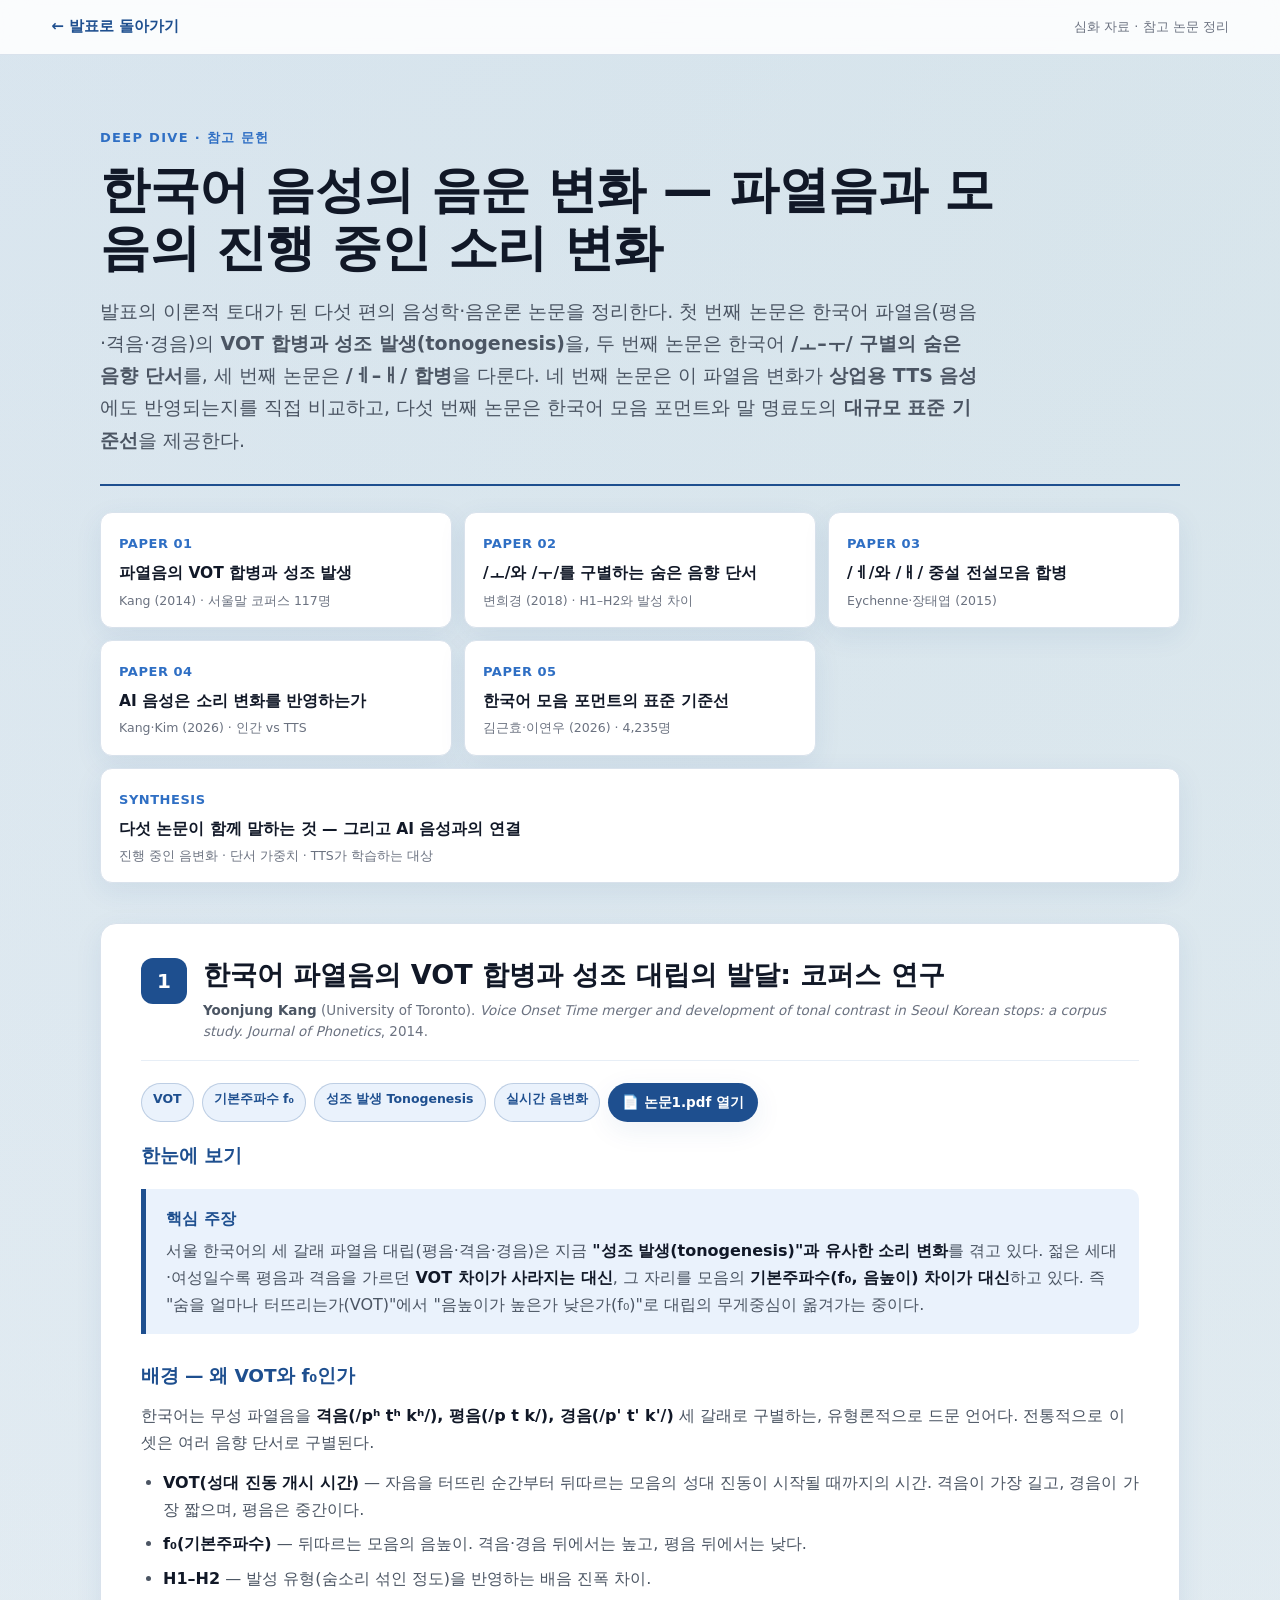
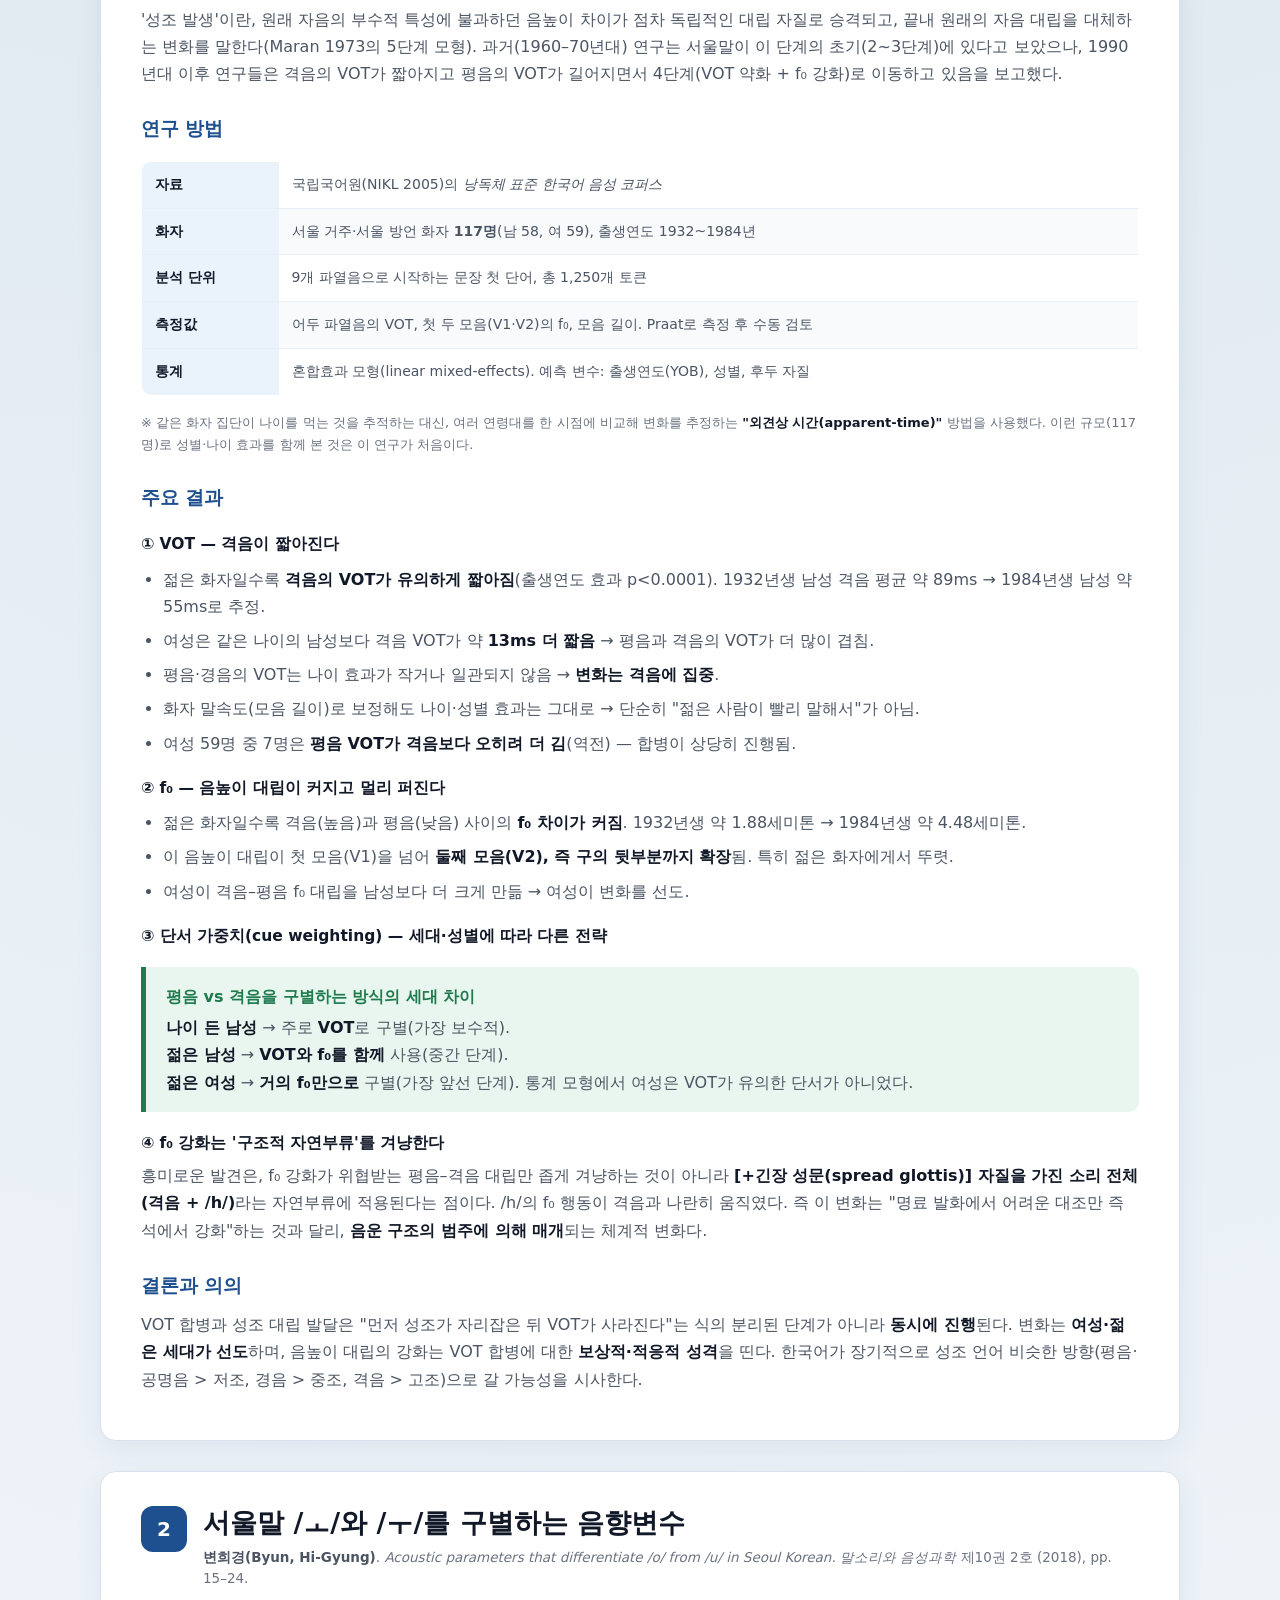
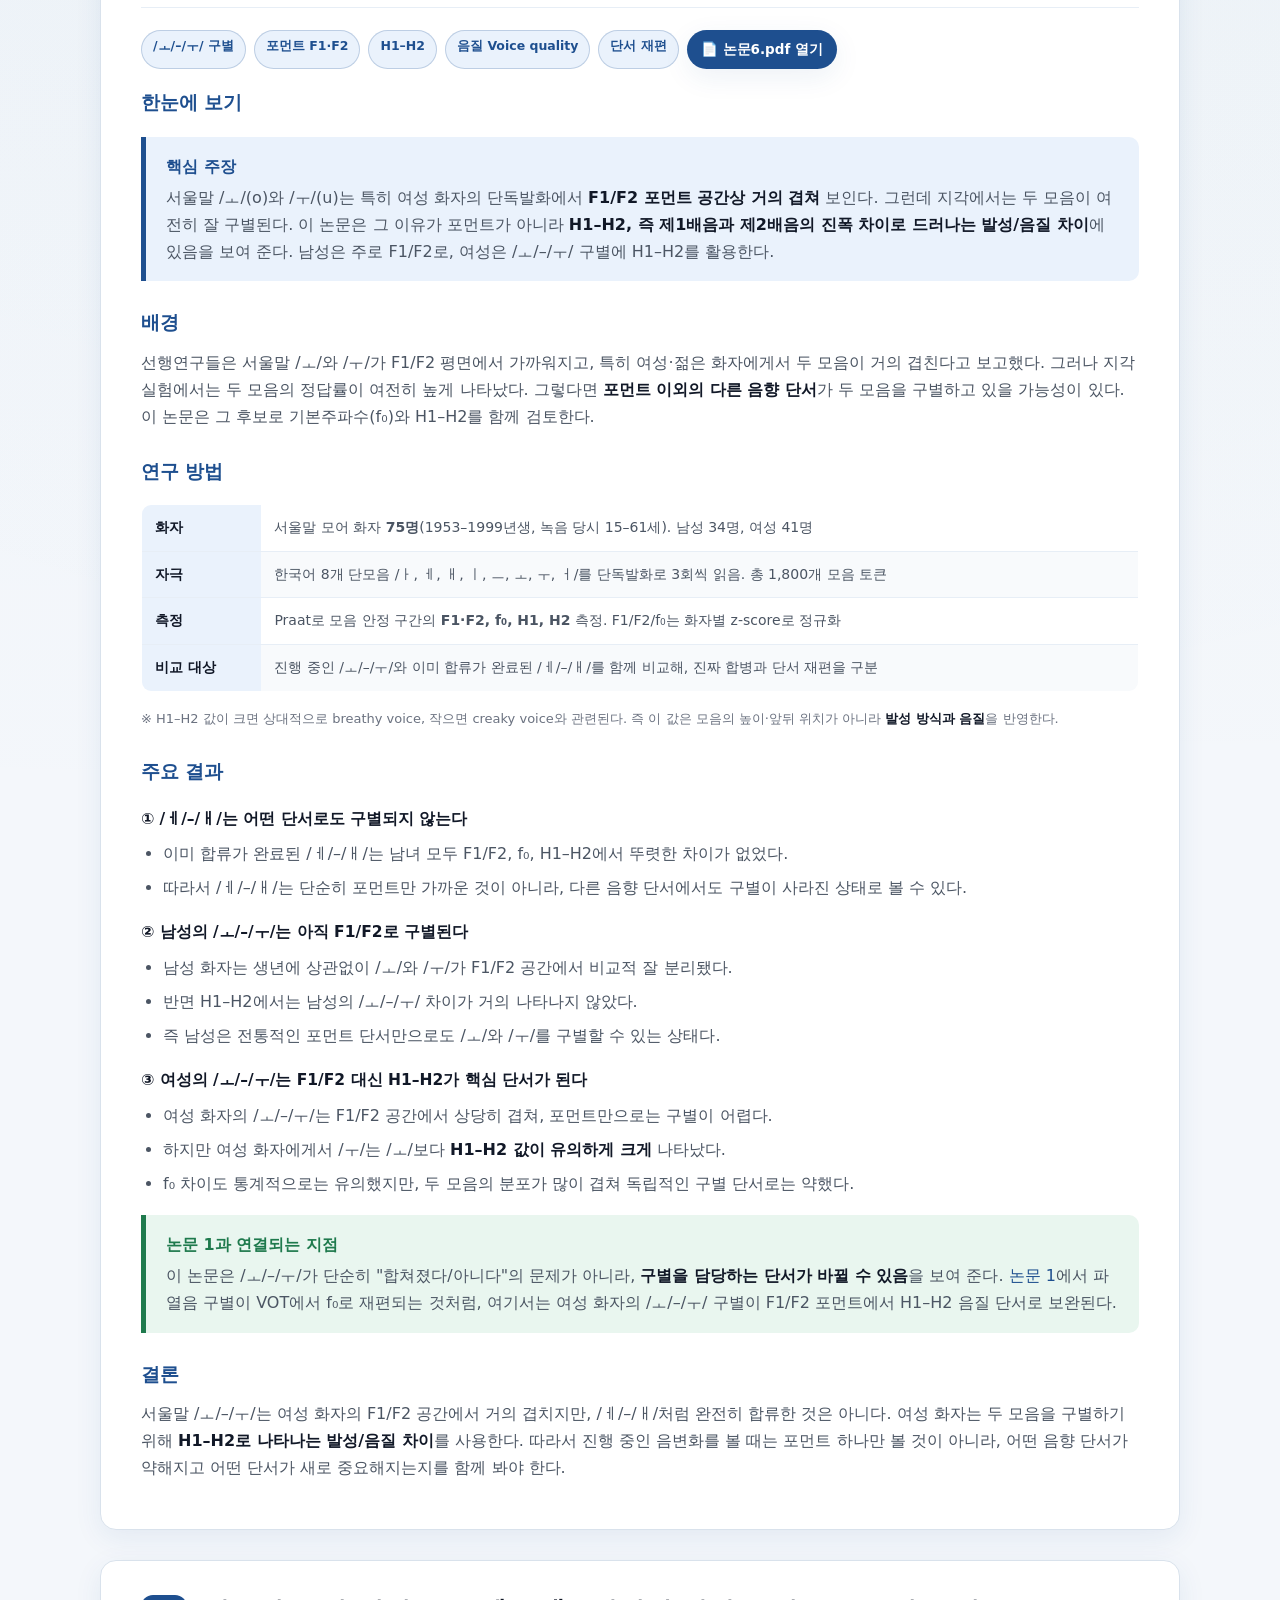
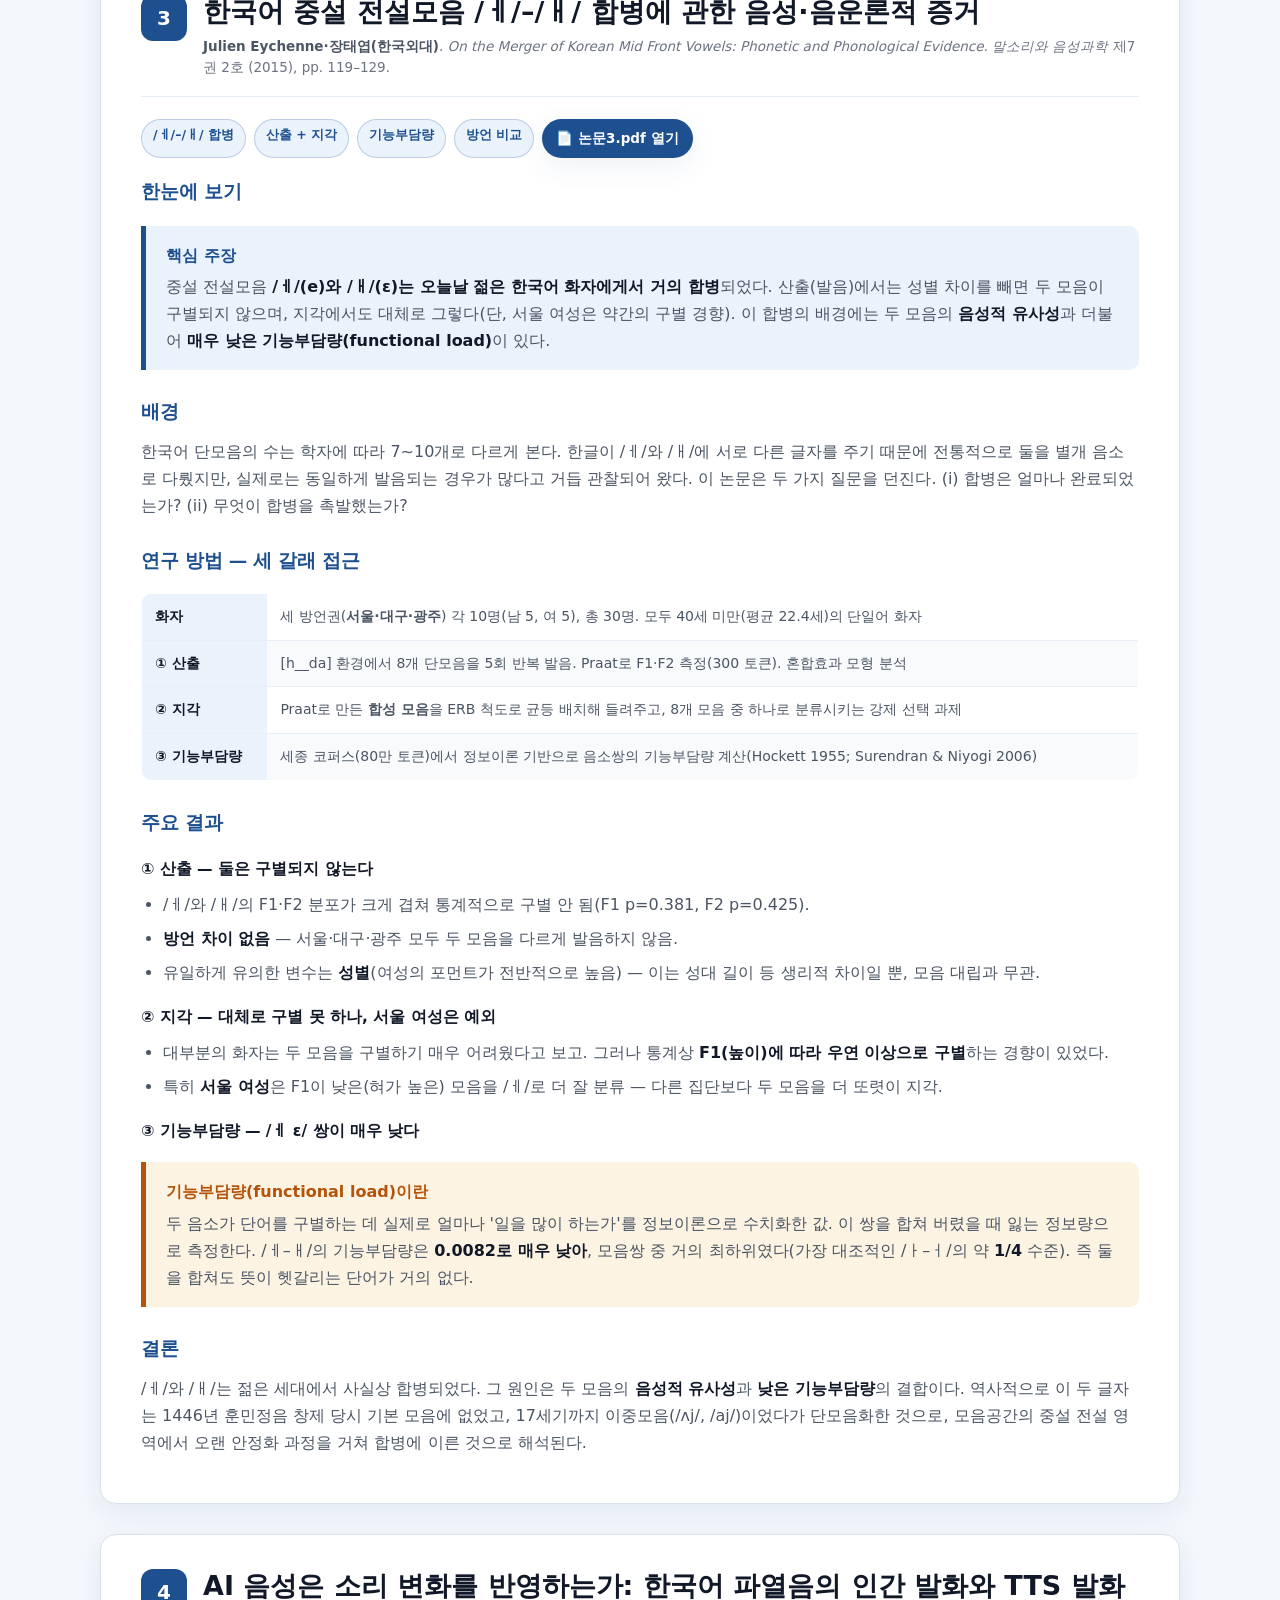
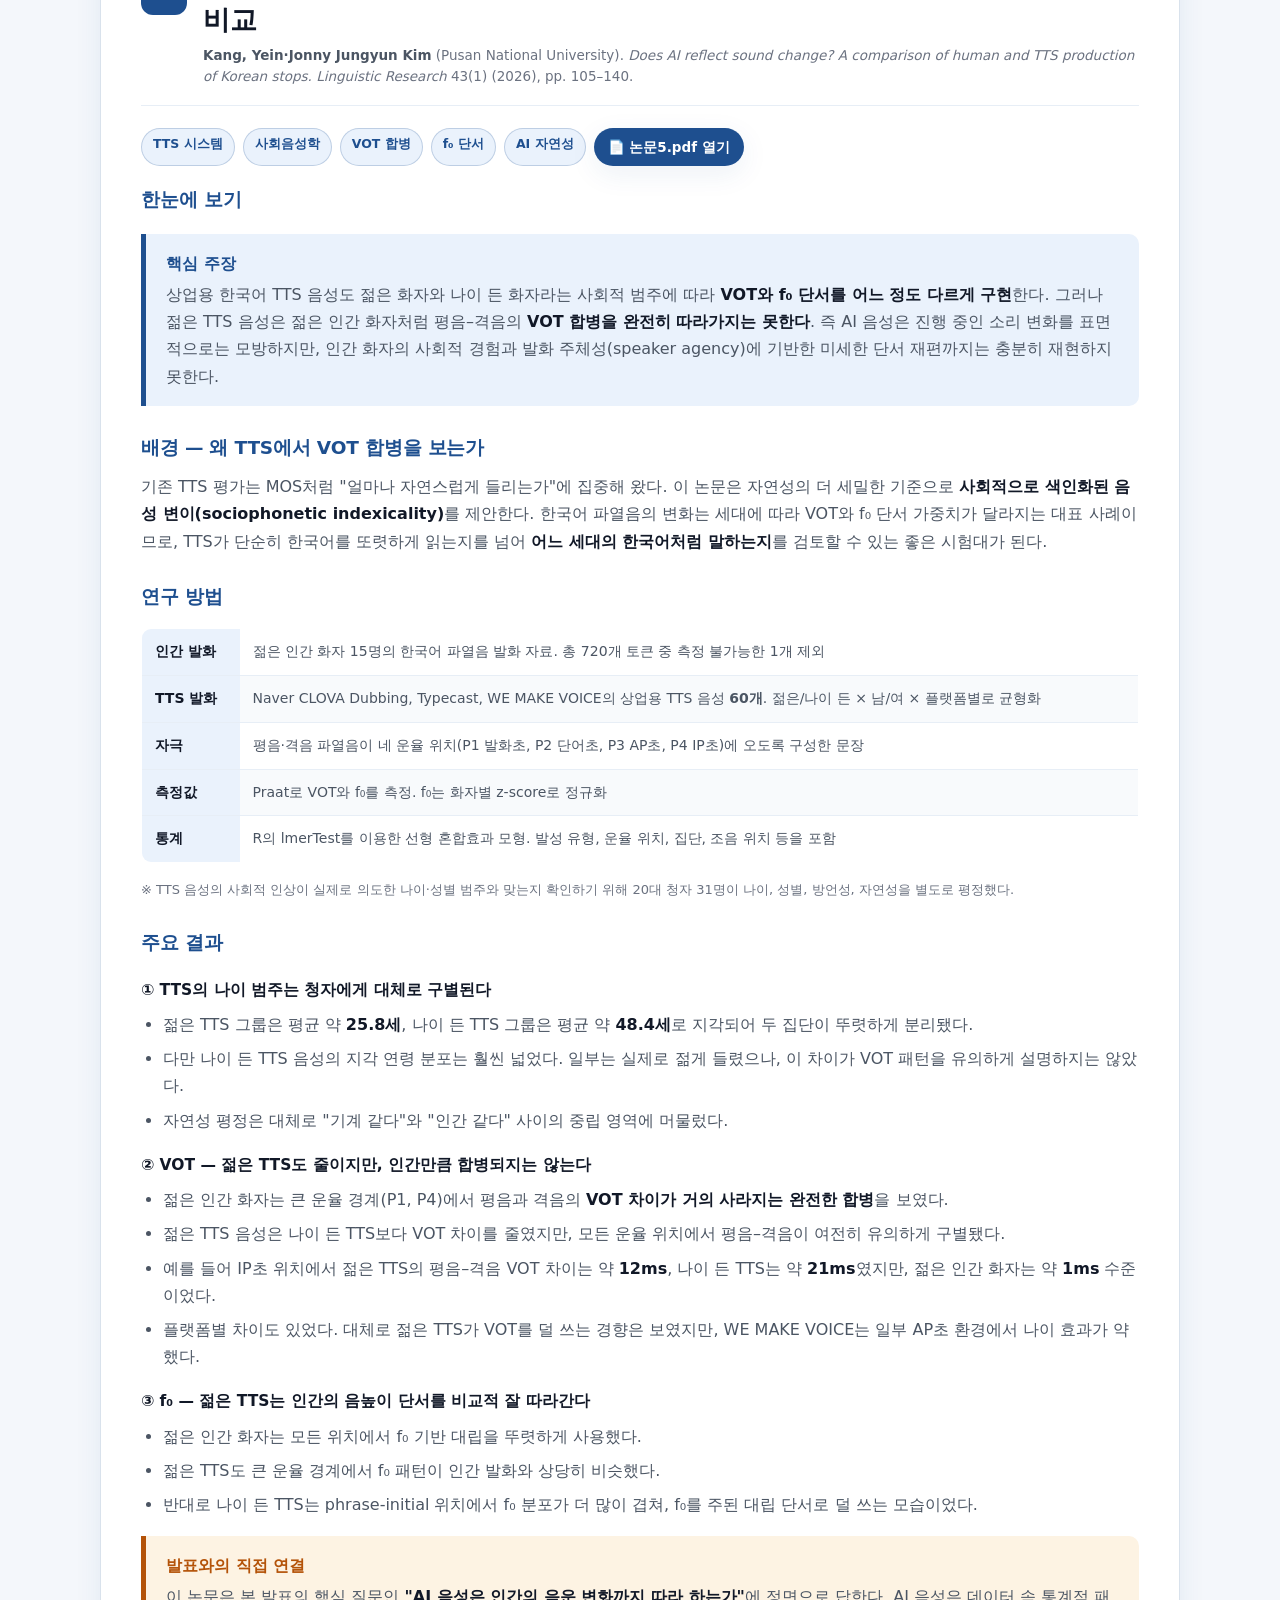
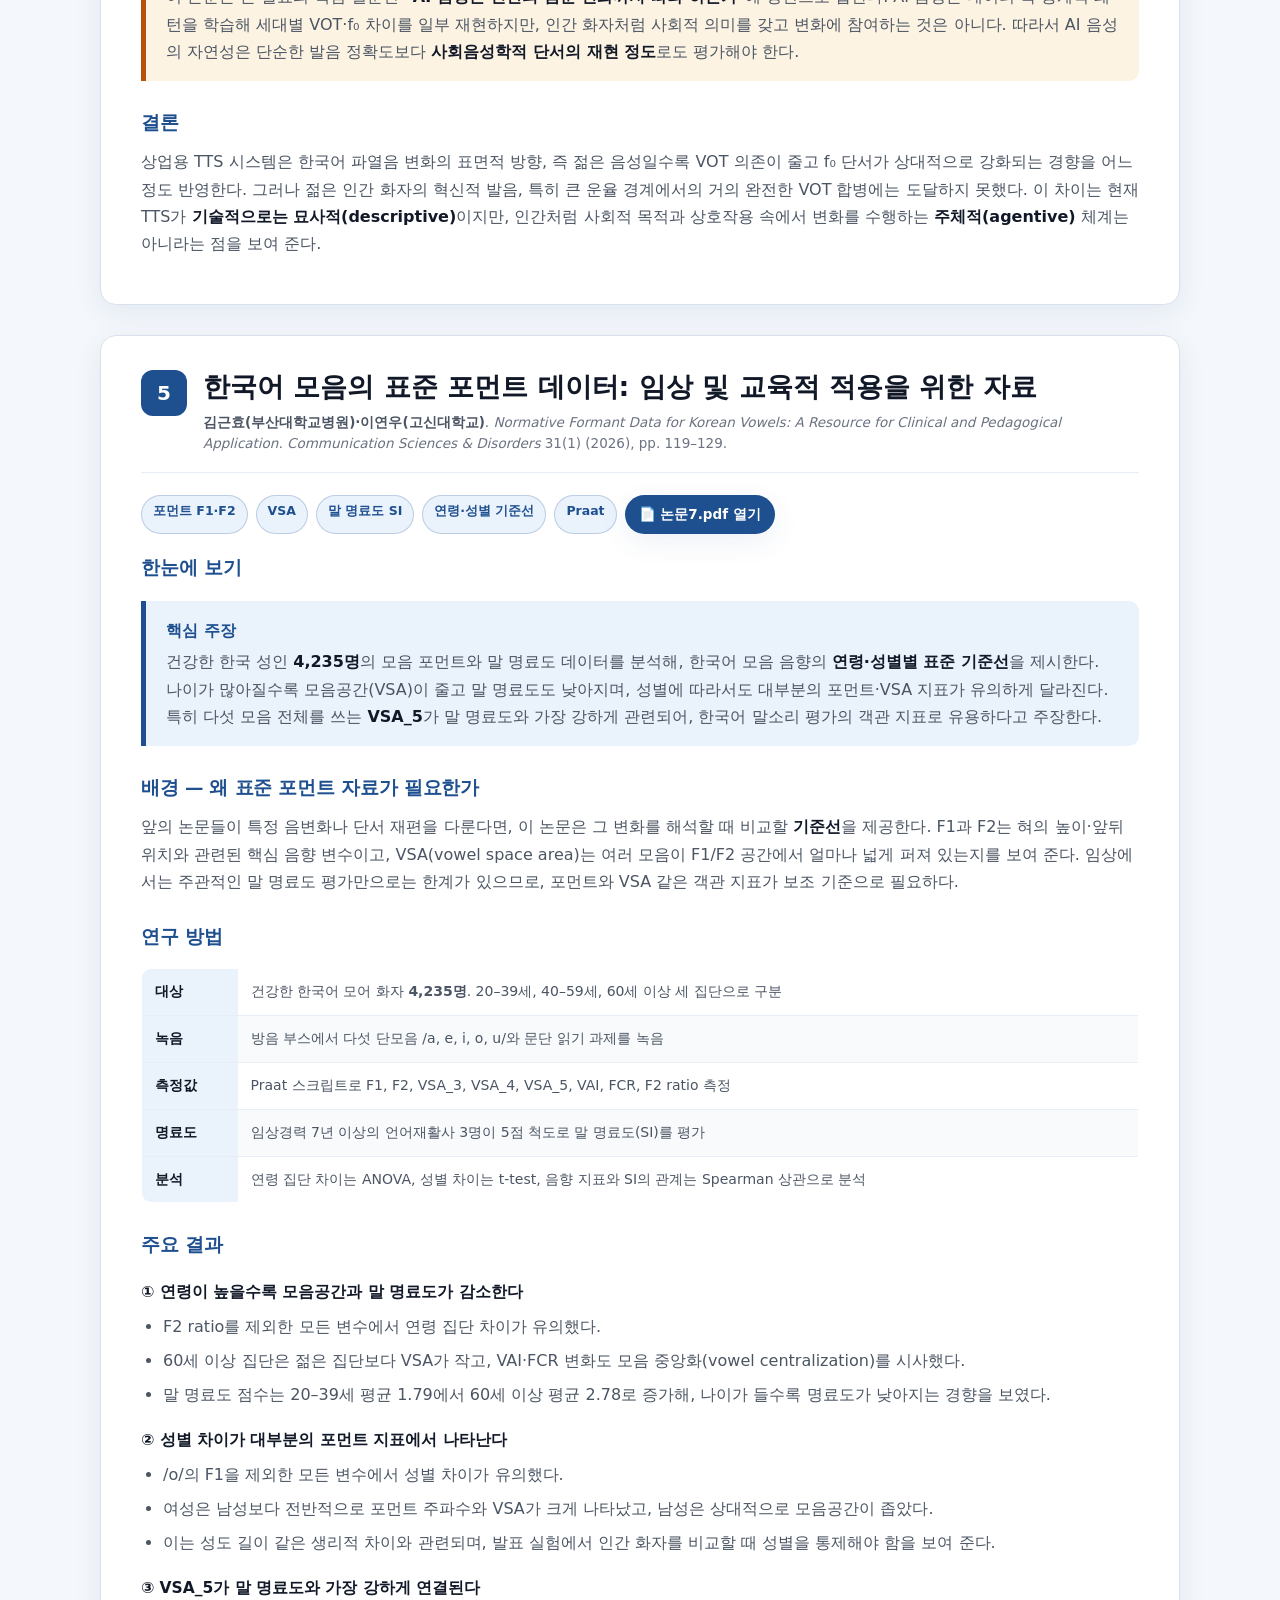
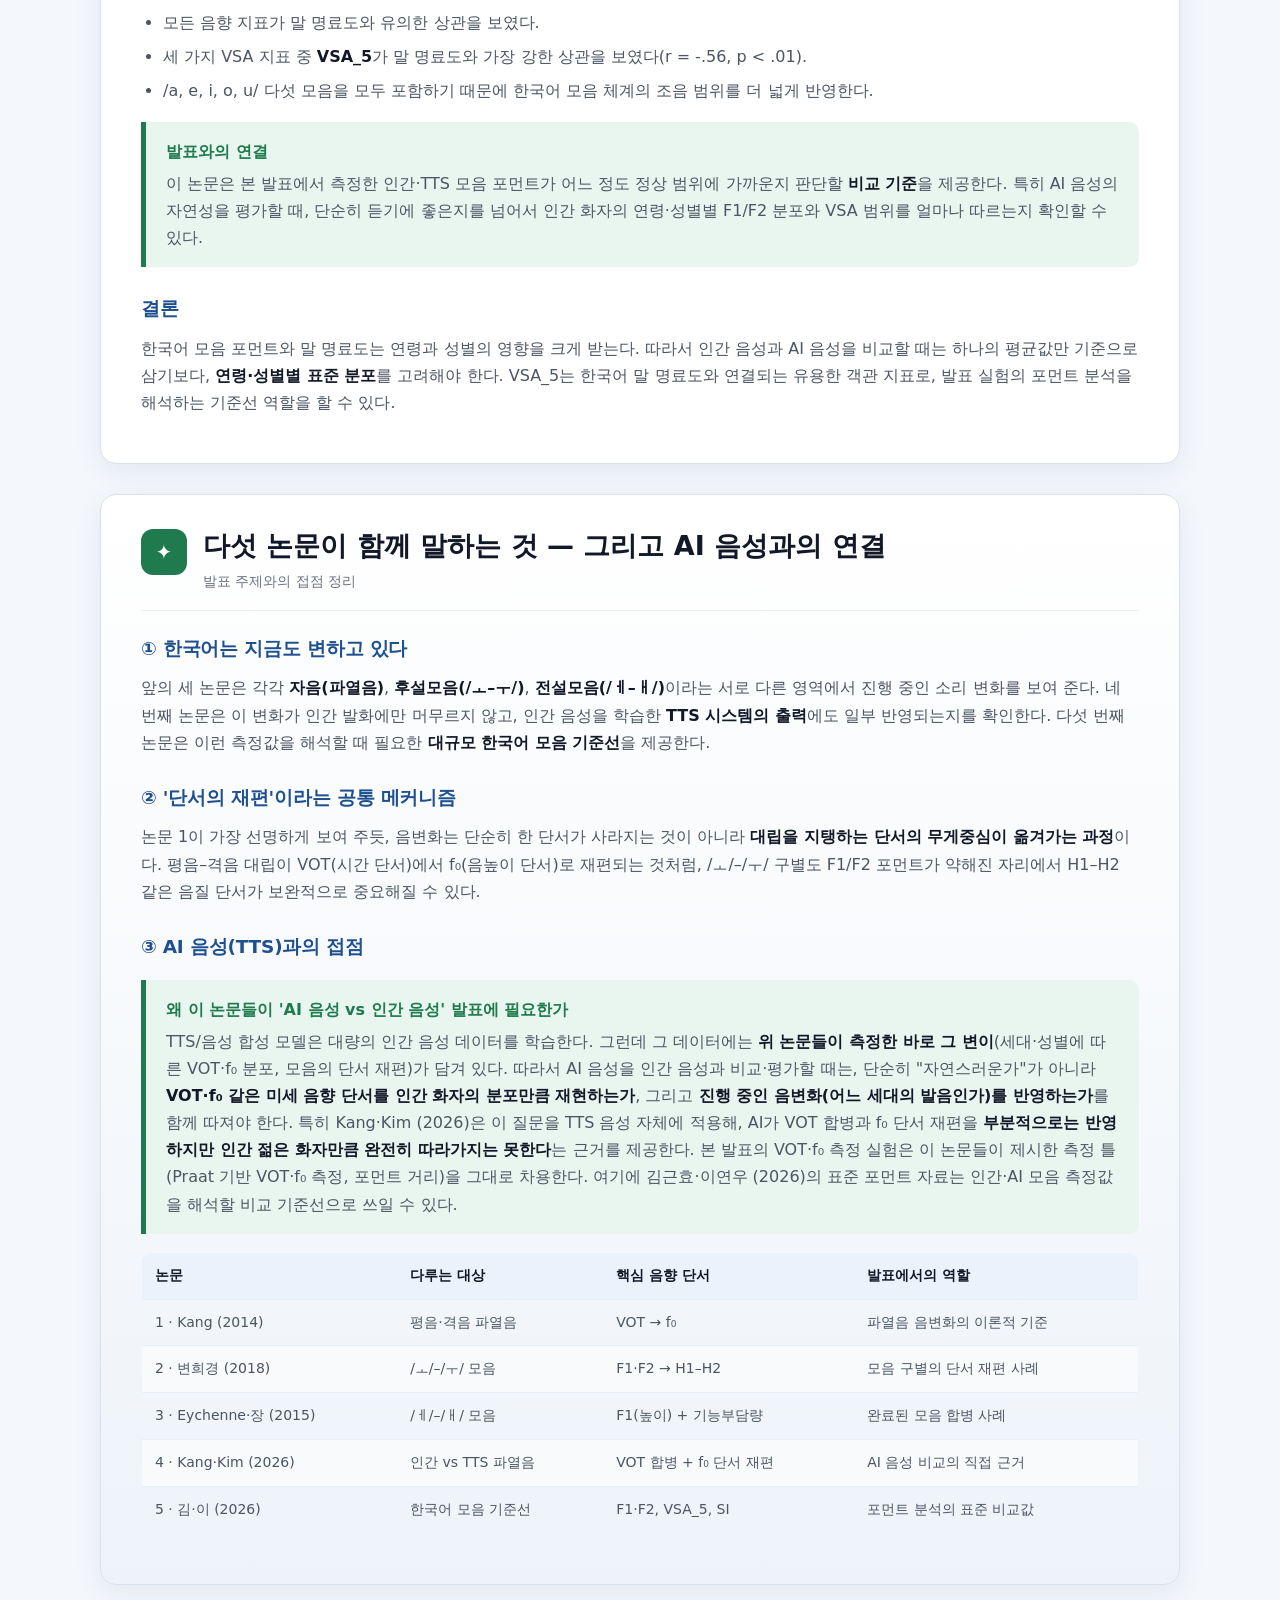
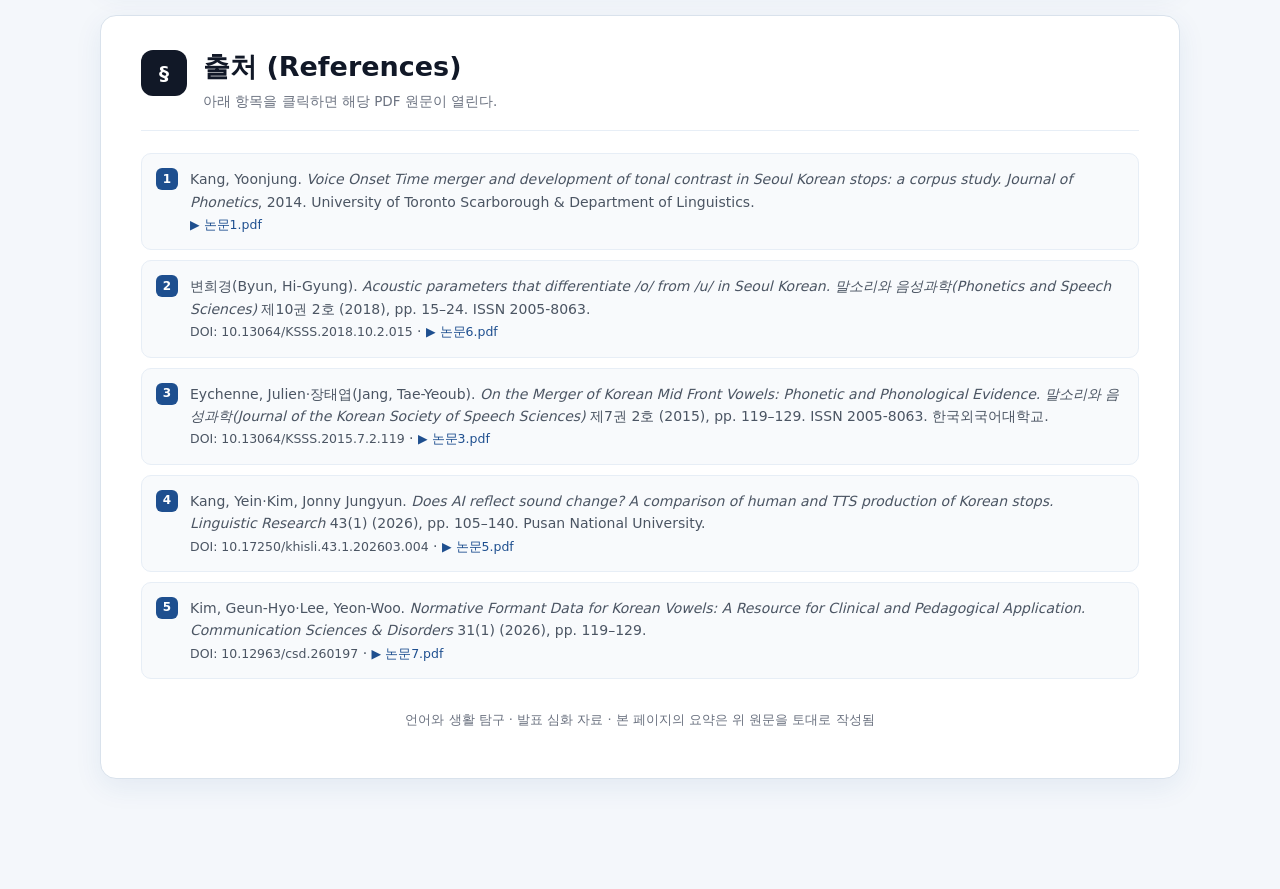
<file: deep-dive.html>
<!DOCTYPE html>
<html lang="ko">
<head>
  <meta charset="UTF-8">
  <meta name="viewport" content="width=device-width, initial-scale=1.0">
  <title>심화 자료 — 한국어 음성의 음운 변화 연구</title>
  <style>
    :root {
      --bg:        #f4f7fb;
      --bg-2:      #eef3f9;
      --panel:     #ffffff;
      --panel-2:   #f8fafc;
      --line:      #d9e2ec;
      --line-soft: #e7eef6;
      --ink:       #111827;
      --muted:     #4b5563;
      --soft:      #6b7280;
      --accent:    #1e4f8f;
      --accent-2:  #2f6fc4;
      --accent-bg: #eaf2fc;
      --red:       #b42318;
      --green:     #1f7a4d;
      --amber:     #b45309;
      --radius: 12px;
      --shadow: 0 8px 28px rgba(30, 79, 143, 0.08);
      --shadow-lg: 0 14px 44px rgba(30, 79, 143, 0.12);
      font-family: "IBM Plex Sans KR", "Apple SD Gothic Neo", "Noto Sans KR", system-ui, sans-serif;
    }

    * { box-sizing: border-box; }
    html { scroll-behavior: smooth; }
    body {
      margin: 0;
      color: var(--ink);
      background:
        radial-gradient(circle at 12% -4%, rgba(47, 111, 196, 0.10), transparent 36%),
        radial-gradient(circle at 92% 2%, rgba(31, 122, 77, 0.07), transparent 32%),
        var(--bg);
      line-height: 1.7;
      -webkit-font-smoothing: antialiased;
    }

    a { color: var(--accent); text-decoration: none; }
    a:hover { text-decoration: underline; }

    .topbar {
      position: sticky;
      top: 0;
      z-index: 10;
      display: flex;
      justify-content: space-between;
      gap: 16px;
      align-items: center;
      padding: 14px clamp(18px, 4vw, 56px);
      background: rgba(255, 255, 255, 0.86);
      backdrop-filter: blur(14px);
      border-bottom: 1px solid var(--line);
    }

    .back-link {
      display: inline-flex;
      align-items: center;
      gap: 8px;
      color: var(--accent);
      font-size: 15px;
      font-weight: 700;
    }

    .top-note { color: var(--soft); font-size: 13px; text-align: right; }

    main {
      width: min(1080px, calc(100% - 40px));
      margin: 0 auto;
      padding: 48px 0 80px;
    }

    .hero {
      padding: 24px 0 28px;
      border-bottom: 2px solid var(--accent);
      margin-bottom: 14px;
    }

    .eyebrow {
      color: var(--accent-2);
      font-size: 13px;
      font-weight: 800;
      letter-spacing: 0.1em;
      text-transform: uppercase;
      margin-bottom: 12px;
    }

    h1 {
      margin: 0;
      max-width: 940px;
      font-size: clamp(30px, 4.4vw, 50px);
      line-height: 1.16;
      letter-spacing: -0.01em;
      color: var(--ink);
    }

    .lead {
      max-width: 880px;
      margin: 18px 0 0;
      color: var(--muted);
      font-size: clamp(16px, 1.8vw, 19px);
    }

    /* ---- Table of contents ---- */
    .toc {
      display: grid;
      grid-template-columns: repeat(3, 1fr);
      gap: 12px;
      margin: 26px 0 40px;
    }
    .toc a {
      display: block;
      padding: 16px 18px;
      background: var(--panel);
      border: 1px solid var(--line);
      border-radius: var(--radius);
      box-shadow: var(--shadow);
      transition: transform .12s ease, box-shadow .12s ease;
    }
    .toc a:hover { transform: translateY(-2px); box-shadow: var(--shadow-lg); text-decoration: none; }
    .toc .toc-num { color: var(--accent-2); font-weight: 800; font-size: 13px; letter-spacing: .04em; }
    .toc .toc-title { display: block; color: var(--ink); font-weight: 700; margin-top: 4px; font-size: 15.5px; }
    .toc .toc-sub { display: block; color: var(--soft); font-size: 12.5px; margin-top: 3px; }

    /* ---- Paper section ---- */
    .paper {
      background: var(--panel);
      border: 1px solid var(--line);
      border-radius: 16px;
      box-shadow: var(--shadow);
      padding: 34px clamp(22px, 3.4vw, 40px);
      margin: 0 0 30px;
      scroll-margin-top: 80px;
    }

    .paper-head {
      display: flex;
      align-items: flex-start;
      gap: 16px;
      padding-bottom: 18px;
      border-bottom: 1px solid var(--line-soft);
      margin-bottom: 22px;
    }
    .paper-badge {
      flex: 0 0 auto;
      width: 46px; height: 46px;
      display: grid; place-items: center;
      background: var(--accent); color: #fff;
      border-radius: 12px;
      font-weight: 800; font-size: 20px;
    }
    .paper-head h2 { margin: 0; font-size: clamp(20px, 2.4vw, 27px); line-height: 1.25; color: var(--ink); }
    .paper-head .cite {
      margin: 8px 0 0; color: var(--soft); font-size: 13.5px; line-height: 1.55;
    }
    .paper-head .cite .au { color: var(--muted); font-weight: 600; }

    .meta-row {
      display: flex; flex-wrap: wrap; gap: 8px;
      margin: 16px 0 4px;
    }
    .tag {
      display: inline-block;
      padding: 4px 11px;
      border: 1px solid rgba(30, 79, 143, 0.22);
      background: var(--accent-bg);
      border-radius: 999px;
      color: var(--accent);
      font-size: 12.5px;
      font-weight: 700;
    }
    .file-link {
      display: inline-flex; align-items: center; gap: 7px;
      padding: 8px 14px;
      background: var(--accent);
      color: #fff !important;
      border-radius: 999px;
      font-size: 13.5px; font-weight: 700;
      box-shadow: var(--shadow);
    }
    .file-link:hover { background: var(--accent-2); text-decoration: none; }

    h3 {
      margin: 26px 0 10px;
      font-size: 18.5px;
      color: var(--accent);
      letter-spacing: -0.01em;
    }
    h3:first-of-type { margin-top: 18px; }
    h4 { margin: 18px 0 6px; font-size: 15.5px; color: var(--ink); }

    p { margin: 0 0 13px; color: var(--muted); }
    .paper p strong, li strong { color: var(--ink); }

    ul, ol { margin: 8px 0 14px; padding-left: 22px; color: var(--muted); }
    li { margin: 7px 0; }

    .callout {
      margin: 18px 0;
      padding: 16px 20px;
      background: var(--accent-bg);
      border-left: 5px solid var(--accent);
      border-radius: 0 10px 10px 0;
      color: var(--ink);
    }
    .callout.green { background: #e9f6ef; border-left-color: var(--green); }
    .callout.amber { background: #fdf3e3; border-left-color: var(--amber); }
    .callout .ttl { font-weight: 800; display: block; margin-bottom: 4px; color: var(--accent); }
    .callout.green .ttl { color: var(--green); }
    .callout.amber .ttl { color: var(--amber); }
    .callout p:last-child { margin-bottom: 0; }

    table {
      width: 100%;
      border-collapse: collapse;
      overflow: hidden;
      border-radius: 10px;
      border: 1px solid var(--line);
      margin: 16px 0;
      font-size: 14px;
    }
    th, td {
      padding: 11px 13px;
      border-bottom: 1px solid var(--line-soft);
      vertical-align: top;
      text-align: left;
    }
    th { color: var(--ink); background: var(--accent-bg); font-weight: 700; }
    tr:last-child td { border-bottom: 0; }
    td { color: var(--muted); }
    tbody tr:nth-child(even) td { background: var(--panel-2); }

    .ipa { font-style: normal; }

    /* ---- Synthesis ---- */
    .synth { background: linear-gradient(180deg, #ffffff, var(--bg-2)); }

    /* ---- References ---- */
    .refs { counter-reset: ref; }
    .refs ol { list-style: none; padding-left: 0; }
    .refs li {
      position: relative;
      padding: 14px 16px 14px 48px;
      border: 1px solid var(--line-soft);
      border-radius: 10px;
      margin-bottom: 10px;
      background: var(--panel-2);
      color: var(--muted);
      font-size: 14px;
      line-height: 1.6;
    }
    .refs li::before {
      counter-increment: ref;
      content: counter(ref);
      position: absolute; left: 14px; top: 14px;
      width: 22px; height: 22px;
      display: grid; place-items: center;
      background: var(--accent); color: #fff;
      border-radius: 6px; font-size: 12px; font-weight: 800;
    }
    .refs .doi { font-size: 12.5px; }

    .footer-note { color: var(--soft); font-size: 13px; text-align: center; margin-top: 30px; }

    @media (max-width: 820px) {
      .topbar { align-items: flex-start; flex-direction: column; }
      .top-note { text-align: left; }
      .toc { grid-template-columns: 1fr; }
      th { white-space: normal; }
    }
  </style>
</head>
<body>
  <header class="topbar">
    <a class="back-link" href="index.html#1">← 발표로 돌아가기</a>
    <div class="top-note">심화 자료 · 참고 논문 정리</div>
  </header>

  <main>
    <section class="hero">
      <div class="eyebrow">Deep Dive · 참고 문헌</div>
      <h1>한국어 음성의 음운 변화 — 파열음과 모음의 진행 중인 소리 변화</h1>
      <p class="lead">
        발표의 이론적 토대가 된 다섯 편의 음성학·음운론 논문을 정리한다. 첫 번째 논문은
        한국어 파열음(평음·격음·경음)의 <strong>VOT 합병과 성조 발생(tonogenesis)</strong>을,
        두 번째 논문은 한국어 <strong>/ㅗ–ㅜ/ 구별의 숨은 음향 단서</strong>를,
        세 번째 논문은 <strong>/ㅔ–ㅐ/ 합병</strong>을 다룬다. 네 번째 논문은 이 파열음 변화가
        <strong>상업용 TTS 음성</strong>에도 반영되는지를 직접 비교하고, 다섯 번째 논문은 한국어 모음
        포먼트와 말 명료도의 <strong>대규모 표준 기준선</strong>을 제공한다.
      </p>
    </section>

    <nav class="toc">
      <a href="#p1">
        <span class="toc-num">PAPER 01</span>
        <span class="toc-title">파열음의 VOT 합병과 성조 발생</span>
        <span class="toc-sub">Kang (2014) · 서울말 코퍼스 117명</span>
      </a>
      <a href="#p2">
        <span class="toc-num">PAPER 02</span>
        <span class="toc-title">/ㅗ/와 /ㅜ/를 구별하는 숨은 음향 단서</span>
        <span class="toc-sub">변희경 (2018) · H1–H2와 발성 차이</span>
      </a>
      <a href="#p3">
        <span class="toc-num">PAPER 03</span>
        <span class="toc-title">/ㅔ/와 /ㅐ/ 중설 전설모음 합병</span>
        <span class="toc-sub">Eychenne·장태엽 (2015)</span>
      </a>
      <a href="#p4">
        <span class="toc-num">PAPER 04</span>
        <span class="toc-title">AI 음성은 소리 변화를 반영하는가</span>
        <span class="toc-sub">Kang·Kim (2026) · 인간 vs TTS</span>
      </a>
      <a href="#p5">
        <span class="toc-num">PAPER 05</span>
        <span class="toc-title">한국어 모음 포먼트의 표준 기준선</span>
        <span class="toc-sub">김근효·이연우 (2026) · 4,235명</span>
      </a>
      <a href="#synthesis" style="grid-column:1/-1;">
        <span class="toc-num">SYNTHESIS</span>
        <span class="toc-title">다섯 논문이 함께 말하는 것 — 그리고 AI 음성과의 연결</span>
        <span class="toc-sub">진행 중인 음변화 · 단서 가중치 · TTS가 학습하는 대상</span>
      </a>
    </nav>

    <!-- ============ PAPER 1 ============ -->
    <section class="paper" id="p1">
      <div class="paper-head">
        <div class="paper-badge">1</div>
        <div>
          <h2>한국어 파열음의 VOT 합병과 성조 대립의 발달: 코퍼스 연구</h2>
          <p class="cite">
            <span class="au">Yoonjung Kang</span> (University of Toronto).
            <em>Voice Onset Time merger and development of tonal contrast in Seoul Korean stops: a corpus study.</em>
            <em>Journal of Phonetics</em>, 2014.
          </p>
        </div>
      </div>

      <div class="meta-row">
        <span class="tag">VOT</span>
        <span class="tag">기본주파수 f₀</span>
        <span class="tag">성조 발생 Tonogenesis</span>
        <span class="tag">실시간 음변화</span>
        <a class="file-link" href="논문1.pdf" target="_blank">📄 논문1.pdf 열기</a>
      </div>

      <h3>한눈에 보기</h3>
      <div class="callout">
        <span class="ttl">핵심 주장</span>
        <p>
          서울 한국어의 세 갈래 파열음 대립(평음·격음·경음)은 지금
          <strong>"성조 발생(tonogenesis)"과 유사한 소리 변화</strong>를 겪고 있다.
          젊은 세대·여성일수록 평음과 격음을 가르던 <strong>VOT 차이가 사라지는 대신</strong>,
          그 자리를 모음의 <strong>기본주파수(f₀, 음높이) 차이가 대신</strong>하고 있다.
          즉 "숨을 얼마나 터뜨리는가(VOT)"에서 "음높이가 높은가 낮은가(f₀)"로
          대립의 무게중심이 옮겨가는 중이다.
        </p>
      </div>

      <h3>배경 — 왜 VOT와 f₀인가</h3>
      <p>
        한국어는 무성 파열음을 <strong>격음(/pʰ tʰ kʰ/), 평음(/p t k/), 경음(/p' t' k'/)</strong>
        세 갈래로 구별하는, 유형론적으로 드문 언어다. 전통적으로 이 셋은 여러 음향 단서로 구별된다.
      </p>
      <ul>
        <li><strong>VOT(성대 진동 개시 시간)</strong> — 자음을 터뜨린 순간부터 뒤따르는 모음의 성대 진동이 시작될 때까지의 시간. 격음이 가장 길고, 경음이 가장 짧으며, 평음은 중간이다.</li>
        <li><strong>f₀(기본주파수)</strong> — 뒤따르는 모음의 음높이. 격음·경음 뒤에서는 높고, 평음 뒤에서는 낮다.</li>
        <li><strong>H1–H2</strong> — 발성 유형(숨소리 섞인 정도)을 반영하는 배음 진폭 차이.</li>
      </ul>
      <p>
        '성조 발생'이란, 원래 자음의 부수적 특성에 불과하던 음높이 차이가 점차 독립적인 대립 자질로
        승격되고, 끝내 원래의 자음 대립을 대체하는 변화를 말한다(Maran 1973의 5단계 모형).
        과거(1960–70년대) 연구는 서울말이 이 단계의 초기(2~3단계)에 있다고 보았으나, 1990년대 이후
        연구들은 격음의 VOT가 짧아지고 평음의 VOT가 길어지면서 4단계(VOT 약화 + f₀ 강화)로
        이동하고 있음을 보고했다.
      </p>

      <h3>연구 방법</h3>
      <table>
        <tbody>
          <tr><th>자료</th><td>국립국어원(NIKL 2005)의 <em>낭독체 표준 한국어 음성 코퍼스</em></td></tr>
          <tr><th>화자</th><td>서울 거주·서울 방언 화자 <strong>117명</strong>(남 58, 여 59), 출생연도 1932~1984년</td></tr>
          <tr><th>분석 단위</th><td>9개 파열음으로 시작하는 문장 첫 단어, 총 1,250개 토큰</td></tr>
          <tr><th>측정값</th><td>어두 파열음의 VOT, 첫 두 모음(V1·V2)의 f₀, 모음 길이. Praat로 측정 후 수동 검토</td></tr>
          <tr><th>통계</th><td>혼합효과 모형(linear mixed-effects). 예측 변수: 출생연도(YOB), 성별, 후두 자질</td></tr>
        </tbody>
      </table>
      <p class="cite" style="color:var(--soft);font-size:13px;">
        ※ 같은 화자 집단이 나이를 먹는 것을 추적하는 대신, 여러 연령대를 한 시점에 비교해 변화를
        추정하는 <strong>"외견상 시간(apparent-time)"</strong> 방법을 사용했다. 이런 규모(117명)로
        성별·나이 효과를 함께 본 것은 이 연구가 처음이다.
      </p>

      <h3>주요 결과</h3>
      <h4>① VOT — 격음이 짧아진다</h4>
      <ul>
        <li>젊은 화자일수록 <strong>격음의 VOT가 유의하게 짧아짐</strong>(출생연도 효과 p&lt;0.0001). 1932년생 남성 격음 평균 약 89ms → 1984년생 남성 약 55ms로 추정.</li>
        <li>여성은 같은 나이의 남성보다 격음 VOT가 약 <strong>13ms 더 짧음</strong> → 평음과 격음의 VOT가 더 많이 겹침.</li>
        <li>평음·경음의 VOT는 나이 효과가 작거나 일관되지 않음 → <strong>변화는 격음에 집중</strong>.</li>
        <li>화자 말속도(모음 길이)로 보정해도 나이·성별 효과는 그대로 → 단순히 "젊은 사람이 빨리 말해서"가 아님.</li>
        <li>여성 59명 중 7명은 <strong>평음 VOT가 격음보다 오히려 더 김</strong>(역전) — 합병이 상당히 진행됨.</li>
      </ul>

      <h4>② f₀ — 음높이 대립이 커지고 멀리 퍼진다</h4>
      <ul>
        <li>젊은 화자일수록 격음(높음)과 평음(낮음) 사이의 <strong>f₀ 차이가 커짐</strong>. 1932년생 약 1.88세미톤 → 1984년생 약 4.48세미톤.</li>
        <li>이 음높이 대립이 첫 모음(V1)을 넘어 <strong>둘째 모음(V2), 즉 구의 뒷부분까지 확장</strong>됨. 특히 젊은 화자에게서 뚜렷.</li>
        <li>여성이 격음–평음 f₀ 대립을 남성보다 더 크게 만듦 → 여성이 변화를 선도.</li>
      </ul>

      <h4>③ 단서 가중치(cue weighting) — 세대·성별에 따라 다른 전략</h4>
      <div class="callout green">
        <span class="ttl">평음 vs 격음을 구별하는 방식의 세대 차이</span>
        <p>
          <strong>나이 든 남성</strong> → 주로 <strong>VOT</strong>로 구별(가장 보수적).<br>
          <strong>젊은 남성</strong> → <strong>VOT와 f₀를 함께</strong> 사용(중간 단계).<br>
          <strong>젊은 여성</strong> → <strong>거의 f₀만으로</strong> 구별(가장 앞선 단계). 통계 모형에서 여성은 VOT가
          유의한 단서가 아니었다.
        </p>
      </div>

      <h4>④ f₀ 강화는 '구조적 자연부류'를 겨냥한다</h4>
      <p>
        흥미로운 발견은, f₀ 강화가 위협받는 평음–격음 대립만 좁게 겨냥하는 것이 아니라
        <strong>[+긴장 성문(spread glottis)] 자질을 가진 소리 전체(격음 + /h/)</strong>라는
        자연부류에 적용된다는 점이다. /h/의 f₀ 행동이 격음과 나란히 움직였다. 즉 이 변화는
        "명료 발화에서 어려운 대조만 즉석에서 강화"하는 것과 달리, <strong>음운 구조의 범주에 의해
        매개</strong>되는 체계적 변화다.
      </p>

      <h3>결론과 의의</h3>
      <p>
        VOT 합병과 성조 대립 발달은 "먼저 성조가 자리잡은 뒤 VOT가 사라진다"는 식의 분리된 단계가
        아니라 <strong>동시에 진행</strong>된다. 변화는 <strong>여성·젊은 세대가 선도</strong>하며, 음높이 대립의
        강화는 VOT 합병에 대한 <strong>보상적·적응적 성격</strong>을 띤다. 한국어가 장기적으로
        성조 언어 비슷한 방향(평음·공명음 &gt; 저조, 경음 &gt; 중조, 격음 &gt; 고조)으로 갈 가능성을 시사한다.
      </p>
    </section>

    <!-- ============ PAPER 2 ============ -->
    <section class="paper" id="p2">
      <div class="paper-head">
        <div class="paper-badge">2</div>
        <div>
          <h2>서울말 /ㅗ/와 /ㅜ/를 구별하는 음향변수</h2>
          <p class="cite">
            <span class="au">변희경(Byun, Hi-Gyung)</span>.
            <em>Acoustic parameters that differentiate /o/ from /u/ in Seoul Korean.</em>
            <em>말소리와 음성과학</em> 제10권 2호 (2018), pp. 15–24.
          </p>
        </div>
      </div>

      <div class="meta-row">
        <span class="tag">/ㅗ/–/ㅜ/ 구별</span>
        <span class="tag">포먼트 F1·F2</span>
        <span class="tag">H1–H2</span>
        <span class="tag">음질 Voice quality</span>
        <span class="tag">단서 재편</span>
        <a class="file-link" href="논문6.pdf" target="_blank">📄 논문6.pdf 열기</a>
      </div>

      <h3>한눈에 보기</h3>
      <div class="callout">
        <span class="ttl">핵심 주장</span>
        <p>
          서울말 /ㅗ/(o)와 /ㅜ/(u)는 특히 여성 화자의 단독발화에서 <strong>F1/F2 포먼트 공간상 거의 겹쳐</strong>
          보인다. 그런데 지각에서는 두 모음이 여전히 잘 구별된다. 이 논문은 그 이유가 포먼트가 아니라
          <strong>H1–H2, 즉 제1배음과 제2배음의 진폭 차이로 드러나는 발성/음질 차이</strong>에 있음을
          보여 준다. 남성은 주로 F1/F2로, 여성은 /ㅗ/–/ㅜ/ 구별에 H1–H2를 활용한다.
        </p>
      </div>

      <h3>배경</h3>
      <p>
        선행연구들은 서울말 /ㅗ/와 /ㅜ/가 F1/F2 평면에서 가까워지고, 특히 여성·젊은 화자에게서
        두 모음이 거의 겹친다고 보고했다. 그러나 지각 실험에서는 두 모음의 정답률이 여전히 높게
        나타났다. 그렇다면 <strong>포먼트 이외의 다른 음향 단서</strong>가 두 모음을 구별하고 있을
        가능성이 있다. 이 논문은 그 후보로 기본주파수(f₀)와 H1–H2를 함께 검토한다.
      </p>

      <h3>연구 방법</h3>
      <table>
        <tbody>
          <tr><th>화자</th><td>서울말 모어 화자 <strong>75명</strong>(1953–1999년생, 녹음 당시 15–61세). 남성 34명, 여성 41명</td></tr>
          <tr><th>자극</th><td>한국어 8개 단모음 /ㅏ, ㅔ, ㅐ, ㅣ, ㅡ, ㅗ, ㅜ, ㅓ/를 단독발화로 3회씩 읽음. 총 1,800개 모음 토큰</td></tr>
          <tr><th>측정</th><td>Praat로 모음 안정 구간의 <strong>F1·F2, f₀, H1, H2</strong> 측정. F1/F2/f₀는 화자별 z-score로 정규화</td></tr>
          <tr><th>비교 대상</th><td>진행 중인 /ㅗ/–/ㅜ/와 이미 합류가 완료된 /ㅔ/–/ㅐ/를 함께 비교해, 진짜 합병과 단서 재편을 구분</td></tr>
        </tbody>
      </table>
      <p class="cite" style="color:var(--soft);font-size:13px;">
        ※ H1–H2 값이 크면 상대적으로 breathy voice, 작으면 creaky voice와 관련된다. 즉 이 값은
        모음의 높이·앞뒤 위치가 아니라 <strong>발성 방식과 음질</strong>을 반영한다.
      </p>

      <h3>주요 결과</h3>
      <h4>① /ㅔ/–/ㅐ/는 어떤 단서로도 구별되지 않는다</h4>
      <ul>
        <li>이미 합류가 완료된 /ㅔ/–/ㅐ/는 남녀 모두 F1/F2, f₀, H1–H2에서 뚜렷한 차이가 없었다.</li>
        <li>따라서 /ㅔ/–/ㅐ/는 단순히 포먼트만 가까운 것이 아니라, 다른 음향 단서에서도 구별이 사라진 상태로 볼 수 있다.</li>
      </ul>

      <h4>② 남성의 /ㅗ/–/ㅜ/는 아직 F1/F2로 구별된다</h4>
      <ul>
        <li>남성 화자는 생년에 상관없이 /ㅗ/와 /ㅜ/가 F1/F2 공간에서 비교적 잘 분리됐다.</li>
        <li>반면 H1–H2에서는 남성의 /ㅗ/–/ㅜ/ 차이가 거의 나타나지 않았다.</li>
        <li>즉 남성은 전통적인 포먼트 단서만으로도 /ㅗ/와 /ㅜ/를 구별할 수 있는 상태다.</li>
      </ul>

      <h4>③ 여성의 /ㅗ/–/ㅜ/는 F1/F2 대신 H1–H2가 핵심 단서가 된다</h4>
      <ul>
        <li>여성 화자의 /ㅗ/–/ㅜ/는 F1/F2 공간에서 상당히 겹쳐, 포먼트만으로는 구별이 어렵다.</li>
        <li>하지만 여성 화자에게서 /ㅜ/는 /ㅗ/보다 <strong>H1–H2 값이 유의하게 크게</strong> 나타났다.</li>
        <li>f₀ 차이도 통계적으로는 유의했지만, 두 모음의 분포가 많이 겹쳐 독립적인 구별 단서로는 약했다.</li>
      </ul>

      <div class="callout green">
        <span class="ttl">논문 1과 연결되는 지점</span>
        <p>
          이 논문은 /ㅗ/–/ㅜ/가 단순히 "합쳐졌다/아니다"의 문제가 아니라,
          <strong>구별을 담당하는 단서가 바뀔 수 있음</strong>을 보여 준다.
          <a href="#p1">논문 1</a>에서 파열음 구별이 VOT에서 f₀로 재편되는 것처럼,
          여기서는 여성 화자의 /ㅗ/–/ㅜ/ 구별이 F1/F2 포먼트에서 H1–H2 음질 단서로 보완된다.
        </p>
      </div>

      <h3>결론</h3>
      <p>
        서울말 /ㅗ/–/ㅜ/는 여성 화자의 F1/F2 공간에서 거의 겹치지만, /ㅔ/–/ㅐ/처럼 완전히 합류한 것은
        아니다. 여성 화자는 두 모음을 구별하기 위해 <strong>H1–H2로 나타나는 발성/음질 차이</strong>를
        사용한다. 따라서 진행 중인 음변화를 볼 때는 포먼트 하나만 볼 것이 아니라, 어떤 음향 단서가
        약해지고 어떤 단서가 새로 중요해지는지를 함께 봐야 한다.
      </p>
    </section>

    <!-- ============ PAPER 3 ============ -->
    <section class="paper" id="p3">
      <div class="paper-head">
        <div class="paper-badge">3</div>
        <div>
          <h2>한국어 중설 전설모음 /ㅔ/–/ㅐ/ 합병에 관한 음성·음운론적 증거</h2>
          <p class="cite">
            <span class="au">Julien Eychenne·장태엽(한국외대)</span>.
            <em>On the Merger of Korean Mid Front Vowels: Phonetic and Phonological Evidence.</em>
            <em>말소리와 음성과학</em> 제7권 2호 (2015), pp. 119–129.
          </p>
        </div>
      </div>

      <div class="meta-row">
        <span class="tag">/ㅔ/–/ㅐ/ 합병</span>
        <span class="tag">산출 + 지각</span>
        <span class="tag">기능부담량</span>
        <span class="tag">방언 비교</span>
        <a class="file-link" href="논문3.pdf" target="_blank">📄 논문3.pdf 열기</a>
      </div>

      <h3>한눈에 보기</h3>
      <div class="callout">
        <span class="ttl">핵심 주장</span>
        <p>
          중설 전설모음 <strong>/ㅔ/(e)와 /ㅐ/(ɛ)는 오늘날 젊은 한국어 화자에게서 거의 합병</strong>되었다.
          산출(발음)에서는 성별 차이를 빼면 두 모음이 구별되지 않으며, 지각에서도 대체로 그렇다(단,
          서울 여성은 약간의 구별 경향). 이 합병의 배경에는 두 모음의 <strong>음성적 유사성</strong>과
          더불어 <strong>매우 낮은 기능부담량(functional load)</strong>이 있다.
        </p>
      </div>

      <h3>배경</h3>
      <p>
        한국어 단모음의 수는 학자에 따라 7~10개로 다르게 본다. 한글이 /ㅔ/와 /ㅐ/에 서로 다른 글자를
        주기 때문에 전통적으로 둘을 별개 음소로 다뤘지만, 실제로는 동일하게 발음되는 경우가 많다고
        거듭 관찰되어 왔다. 이 논문은 두 가지 질문을 던진다. (i) 합병은 얼마나 완료되었는가?
        (ii) 무엇이 합병을 촉발했는가?
      </p>

      <h3>연구 방법 — 세 갈래 접근</h3>
      <table>
        <tbody>
          <tr><th>화자</th><td>세 방언권(<strong>서울·대구·광주</strong>) 각 10명(남 5, 여 5), 총 30명. 모두 40세 미만(평균 22.4세)의 단일어 화자</td></tr>
          <tr><th>① 산출</th><td>[h__da] 환경에서 8개 단모음을 5회 반복 발음. Praat로 F1·F2 측정(300 토큰). 혼합효과 모형 분석</td></tr>
          <tr><th>② 지각</th><td>Praat로 만든 <strong>합성 모음</strong>을 ERB 척도로 균등 배치해 들려주고, 8개 모음 중 하나로 분류시키는 강제 선택 과제</td></tr>
          <tr><th>③ 기능부담량</th><td>세종 코퍼스(80만 토큰)에서 정보이론 기반으로 음소쌍의 기능부담량 계산(Hockett 1955; Surendran &amp; Niyogi 2006)</td></tr>
        </tbody>
      </table>

      <h3>주요 결과</h3>
      <h4>① 산출 — 둘은 구별되지 않는다</h4>
      <ul>
        <li>/ㅔ/와 /ㅐ/의 F1·F2 분포가 크게 겹쳐 통계적으로 구별 안 됨(F1 p=0.381, F2 p=0.425).</li>
        <li><strong>방언 차이 없음</strong> — 서울·대구·광주 모두 두 모음을 다르게 발음하지 않음.</li>
        <li>유일하게 유의한 변수는 <strong>성별</strong>(여성의 포먼트가 전반적으로 높음) — 이는 성대 길이 등 생리적 차이일 뿐, 모음 대립과 무관.</li>
      </ul>
      <h4>② 지각 — 대체로 구별 못 하나, 서울 여성은 예외</h4>
      <ul>
        <li>대부분의 화자는 두 모음을 구별하기 매우 어려웠다고 보고. 그러나 통계상 <strong>F1(높이)에 따라 우연 이상으로 구별</strong>하는 경향이 있었다.</li>
        <li>특히 <strong>서울 여성</strong>은 F1이 낮은(혀가 높은) 모음을 /ㅔ/로 더 잘 분류 — 다른 집단보다 두 모음을 더 또렷이 지각.</li>
      </ul>
      <h4>③ 기능부담량 — /ㅔ ɛ/ 쌍이 매우 낮다</h4>
      <div class="callout amber">
        <span class="ttl">기능부담량(functional load)이란</span>
        <p>
          두 음소가 단어를 구별하는 데 실제로 얼마나 '일을 많이 하는가'를 정보이론으로 수치화한 값.
          이 쌍을 합쳐 버렸을 때 잃는 정보량으로 측정한다. /ㅔ–ㅐ/의 기능부담량은 <strong>0.0082로 매우 낮아</strong>,
          모음쌍 중 거의 최하위였다(가장 대조적인 /ㅏ–ㅓ/의 약 <strong>1/4</strong> 수준). 즉 둘을 합쳐도
          뜻이 헷갈리는 단어가 거의 없다.
        </p>
      </div>

      <h3>결론</h3>
      <p>
        /ㅔ/와 /ㅐ/는 젊은 세대에서 사실상 합병되었다. 그 원인은 두 모음의 <strong>음성적 유사성</strong>과
        <strong>낮은 기능부담량</strong>의 결합이다. 역사적으로 이 두 글자는 1446년 훈민정음 창제 당시
        기본 모음에 없었고, 17세기까지 이중모음(/ʌj/, /aj/)이었다가 단모음화한 것으로, 모음공간의
        중설 전설 영역에서 오랜 안정화 과정을 거쳐 합병에 이른 것으로 해석된다.
      </p>
    </section>

    <!-- ============ PAPER 4 ============ -->
    <section class="paper" id="p4">
      <div class="paper-head">
        <div class="paper-badge">4</div>
        <div>
          <h2>AI 음성은 소리 변화를 반영하는가: 한국어 파열음의 인간 발화와 TTS 발화 비교</h2>
          <p class="cite">
            <span class="au">Kang, Yein·Jonny Jungyun Kim</span> (Pusan National University).
            <em>Does AI reflect sound change? A comparison of human and TTS production of Korean stops.</em>
            <em>Linguistic Research</em> 43(1) (2026), pp. 105–140.
          </p>
        </div>
      </div>

      <div class="meta-row">
        <span class="tag">TTS 시스템</span>
        <span class="tag">사회음성학</span>
        <span class="tag">VOT 합병</span>
        <span class="tag">f₀ 단서</span>
        <span class="tag">AI 자연성</span>
        <a class="file-link" href="논문5.pdf" target="_blank">📄 논문5.pdf 열기</a>
      </div>

      <h3>한눈에 보기</h3>
      <div class="callout">
        <span class="ttl">핵심 주장</span>
        <p>
          상업용 한국어 TTS 음성도 젊은 화자와 나이 든 화자라는 사회적 범주에 따라
          <strong>VOT와 f₀ 단서를 어느 정도 다르게 구현</strong>한다. 그러나 젊은 TTS 음성은
          젊은 인간 화자처럼 평음–격음의 <strong>VOT 합병을 완전히 따라가지는 못한다</strong>.
          즉 AI 음성은 진행 중인 소리 변화를 표면적으로는 모방하지만, 인간 화자의 사회적 경험과
          발화 주체성(speaker agency)에 기반한 미세한 단서 재편까지는 충분히 재현하지 못한다.
        </p>
      </div>

      <h3>배경 — 왜 TTS에서 VOT 합병을 보는가</h3>
      <p>
        기존 TTS 평가는 MOS처럼 "얼마나 자연스럽게 들리는가"에 집중해 왔다. 이 논문은 자연성의
        더 세밀한 기준으로 <strong>사회적으로 색인화된 음성 변이(sociophonetic indexicality)</strong>를 제안한다.
        한국어 파열음의 변화는 세대에 따라 VOT와 f₀ 단서 가중치가 달라지는 대표 사례이므로,
        TTS가 단순히 한국어를 또렷하게 읽는지를 넘어 <strong>어느 세대의 한국어처럼 말하는지</strong>를
        검토할 수 있는 좋은 시험대가 된다.
      </p>

      <h3>연구 방법</h3>
      <table>
        <tbody>
          <tr><th>인간 발화</th><td>젊은 인간 화자 15명의 한국어 파열음 발화 자료. 총 720개 토큰 중 측정 불가능한 1개 제외</td></tr>
          <tr><th>TTS 발화</th><td>Naver CLOVA Dubbing, Typecast, WE MAKE VOICE의 상업용 TTS 음성 <strong>60개</strong>. 젊은/나이 든 × 남/여 × 플랫폼별로 균형화</td></tr>
          <tr><th>자극</th><td>평음·격음 파열음이 네 운율 위치(P1 발화초, P2 단어초, P3 AP초, P4 IP초)에 오도록 구성한 문장</td></tr>
          <tr><th>측정값</th><td>Praat로 VOT와 f₀를 측정. f₀는 화자별 z-score로 정규화</td></tr>
          <tr><th>통계</th><td>R의 lmerTest를 이용한 선형 혼합효과 모형. 발성 유형, 운율 위치, 집단, 조음 위치 등을 포함</td></tr>
        </tbody>
      </table>
      <p class="cite" style="color:var(--soft);font-size:13px;">
        ※ TTS 음성의 사회적 인상이 실제로 의도한 나이·성별 범주와 맞는지 확인하기 위해 20대 청자 31명이
        나이, 성별, 방언성, 자연성을 별도로 평정했다.
      </p>

      <h3>주요 결과</h3>
      <h4>① TTS의 나이 범주는 청자에게 대체로 구별된다</h4>
      <ul>
        <li>젊은 TTS 그룹은 평균 약 <strong>25.8세</strong>, 나이 든 TTS 그룹은 평균 약 <strong>48.4세</strong>로 지각되어 두 집단이 뚜렷하게 분리됐다.</li>
        <li>다만 나이 든 TTS 음성의 지각 연령 분포는 훨씬 넓었다. 일부는 실제로 젊게 들렸으나, 이 차이가 VOT 패턴을 유의하게 설명하지는 않았다.</li>
        <li>자연성 평정은 대체로 "기계 같다"와 "인간 같다" 사이의 중립 영역에 머물렀다.</li>
      </ul>

      <h4>② VOT — 젊은 TTS도 줄이지만, 인간만큼 합병되지는 않는다</h4>
      <ul>
        <li>젊은 인간 화자는 큰 운율 경계(P1, P4)에서 평음과 격음의 <strong>VOT 차이가 거의 사라지는 완전한 합병</strong>을 보였다.</li>
        <li>젊은 TTS 음성은 나이 든 TTS보다 VOT 차이를 줄였지만, 모든 운율 위치에서 평음–격음이 여전히 유의하게 구별됐다.</li>
        <li>예를 들어 IP초 위치에서 젊은 TTS의 평음–격음 VOT 차이는 약 <strong>12ms</strong>, 나이 든 TTS는 약 <strong>21ms</strong>였지만, 젊은 인간 화자는 약 <strong>1ms</strong> 수준이었다.</li>
        <li>플랫폼별 차이도 있었다. 대체로 젊은 TTS가 VOT를 덜 쓰는 경향은 보였지만, WE MAKE VOICE는 일부 AP초 환경에서 나이 효과가 약했다.</li>
      </ul>

      <h4>③ f₀ — 젊은 TTS는 인간의 음높이 단서를 비교적 잘 따라간다</h4>
      <ul>
        <li>젊은 인간 화자는 모든 위치에서 f₀ 기반 대립을 뚜렷하게 사용했다.</li>
        <li>젊은 TTS도 큰 운율 경계에서 f₀ 패턴이 인간 발화와 상당히 비슷했다.</li>
        <li>반대로 나이 든 TTS는 phrase-initial 위치에서 f₀ 분포가 더 많이 겹쳐, f₀를 주된 대립 단서로 덜 쓰는 모습이었다.</li>
      </ul>

      <div class="callout amber">
        <span class="ttl">발표와의 직접 연결</span>
        <p>
          이 논문은 본 발표의 핵심 질문인 <strong>"AI 음성은 인간의 음운 변화까지 따라 하는가"</strong>에
          정면으로 답한다. AI 음성은 데이터 속 통계적 패턴을 학습해 세대별 VOT·f₀ 차이를 일부 재현하지만,
          인간 화자처럼 사회적 의미를 갖고 변화에 참여하는 것은 아니다. 따라서 AI 음성의 자연성은
          단순한 발음 정확도보다 <strong>사회음성학적 단서의 재현 정도</strong>로도 평가해야 한다.
        </p>
      </div>

      <h3>결론</h3>
      <p>
        상업용 TTS 시스템은 한국어 파열음 변화의 표면적 방향, 즉 젊은 음성일수록 VOT 의존이 줄고
        f₀ 단서가 상대적으로 강화되는 경향을 어느 정도 반영한다. 그러나 젊은 인간 화자의 혁신적 발음,
        특히 큰 운율 경계에서의 거의 완전한 VOT 합병에는 도달하지 못했다. 이 차이는 현재 TTS가
        <strong>기술적으로는 묘사적(descriptive)</strong>이지만, 인간처럼 사회적 목적과 상호작용 속에서
        변화를 수행하는 <strong>주체적(agentive)</strong> 체계는 아니라는 점을 보여 준다.
      </p>
    </section>

    <!-- ============ PAPER 5 ============ -->
    <section class="paper" id="p5">
      <div class="paper-head">
        <div class="paper-badge">5</div>
        <div>
          <h2>한국어 모음의 표준 포먼트 데이터: 임상 및 교육적 적용을 위한 자료</h2>
          <p class="cite">
            <span class="au">김근효(부산대학교병원)·이연우(고신대학교)</span>.
            <em>Normative Formant Data for Korean Vowels: A Resource for Clinical and Pedagogical Application.</em>
            <em>Communication Sciences &amp; Disorders</em> 31(1) (2026), pp. 119–129.
          </p>
        </div>
      </div>

      <div class="meta-row">
        <span class="tag">포먼트 F1·F2</span>
        <span class="tag">VSA</span>
        <span class="tag">말 명료도 SI</span>
        <span class="tag">연령·성별 기준선</span>
        <span class="tag">Praat</span>
        <a class="file-link" href="논문7.pdf" target="_blank">📄 논문7.pdf 열기</a>
      </div>

      <h3>한눈에 보기</h3>
      <div class="callout">
        <span class="ttl">핵심 주장</span>
        <p>
          건강한 한국 성인 <strong>4,235명</strong>의 모음 포먼트와 말 명료도 데이터를 분석해,
          한국어 모음 음향의 <strong>연령·성별별 표준 기준선</strong>을 제시한다. 나이가 많아질수록
          모음공간(VSA)이 줄고 말 명료도도 낮아지며, 성별에 따라서도 대부분의 포먼트·VSA 지표가
          유의하게 달라진다. 특히 다섯 모음 전체를 쓰는 <strong>VSA_5</strong>가 말 명료도와 가장 강하게
          관련되어, 한국어 말소리 평가의 객관 지표로 유용하다고 주장한다.
        </p>
      </div>

      <h3>배경 — 왜 표준 포먼트 자료가 필요한가</h3>
      <p>
        앞의 논문들이 특정 음변화나 단서 재편을 다룬다면, 이 논문은 그 변화를 해석할 때 비교할
        <strong>기준선</strong>을 제공한다. F1과 F2는 혀의 높이·앞뒤 위치와 관련된 핵심 음향 변수이고,
        VSA(vowel space area)는 여러 모음이 F1/F2 공간에서 얼마나 넓게 퍼져 있는지를 보여 준다.
        임상에서는 주관적인 말 명료도 평가만으로는 한계가 있으므로, 포먼트와 VSA 같은 객관 지표가
        보조 기준으로 필요하다.
      </p>

      <h3>연구 방법</h3>
      <table>
        <tbody>
          <tr><th>대상</th><td>건강한 한국어 모어 화자 <strong>4,235명</strong>. 20–39세, 40–59세, 60세 이상 세 집단으로 구분</td></tr>
          <tr><th>녹음</th><td>방음 부스에서 다섯 단모음 /a, e, i, o, u/와 문단 읽기 과제를 녹음</td></tr>
          <tr><th>측정값</th><td>Praat 스크립트로 F1, F2, VSA_3, VSA_4, VSA_5, VAI, FCR, F2 ratio 측정</td></tr>
          <tr><th>명료도</th><td>임상경력 7년 이상의 언어재활사 3명이 5점 척도로 말 명료도(SI)를 평가</td></tr>
          <tr><th>분석</th><td>연령 집단 차이는 ANOVA, 성별 차이는 t-test, 음향 지표와 SI의 관계는 Spearman 상관으로 분석</td></tr>
        </tbody>
      </table>

      <h3>주요 결과</h3>
      <h4>① 연령이 높을수록 모음공간과 말 명료도가 감소한다</h4>
      <ul>
        <li>F2 ratio를 제외한 모든 변수에서 연령 집단 차이가 유의했다.</li>
        <li>60세 이상 집단은 젊은 집단보다 VSA가 작고, VAI·FCR 변화도 모음 중앙화(vowel centralization)를 시사했다.</li>
        <li>말 명료도 점수는 20–39세 평균 1.79에서 60세 이상 평균 2.78로 증가해, 나이가 들수록 명료도가 낮아지는 경향을 보였다.</li>
      </ul>

      <h4>② 성별 차이가 대부분의 포먼트 지표에서 나타난다</h4>
      <ul>
        <li>/o/의 F1을 제외한 모든 변수에서 성별 차이가 유의했다.</li>
        <li>여성은 남성보다 전반적으로 포먼트 주파수와 VSA가 크게 나타났고, 남성은 상대적으로 모음공간이 좁았다.</li>
        <li>이는 성도 길이 같은 생리적 차이와 관련되며, 발표 실험에서 인간 화자를 비교할 때 성별을 통제해야 함을 보여 준다.</li>
      </ul>

      <h4>③ VSA_5가 말 명료도와 가장 강하게 연결된다</h4>
      <ul>
        <li>모든 음향 지표가 말 명료도와 유의한 상관을 보였다.</li>
        <li>세 가지 VSA 지표 중 <strong>VSA_5</strong>가 말 명료도와 가장 강한 상관을 보였다(r = -.56, p &lt; .01).</li>
        <li>/a, e, i, o, u/ 다섯 모음을 모두 포함하기 때문에 한국어 모음 체계의 조음 범위를 더 넓게 반영한다.</li>
      </ul>

      <div class="callout green">
        <span class="ttl">발표와의 연결</span>
        <p>
          이 논문은 본 발표에서 측정한 인간·TTS 모음 포먼트가 어느 정도 정상 범위에 가까운지 판단할
          <strong>비교 기준</strong>을 제공한다. 특히 AI 음성의 자연성을 평가할 때, 단순히 듣기에 좋은지를
          넘어서 인간 화자의 연령·성별별 F1/F2 분포와 VSA 범위를 얼마나 따르는지 확인할 수 있다.
        </p>
      </div>

      <h3>결론</h3>
      <p>
        한국어 모음 포먼트와 말 명료도는 연령과 성별의 영향을 크게 받는다. 따라서 인간 음성과 AI 음성을
        비교할 때는 하나의 평균값만 기준으로 삼기보다, <strong>연령·성별별 표준 분포</strong>를 고려해야 한다.
        VSA_5는 한국어 말 명료도와 연결되는 유용한 객관 지표로, 발표 실험의 포먼트 분석을 해석하는
        기준선 역할을 할 수 있다.
      </p>
    </section>

    <!-- ============ SYNTHESIS ============ -->
    <section class="paper synth" id="synthesis">
      <div class="paper-head">
        <div class="paper-badge" style="background:var(--green);">✦</div>
        <div>
          <h2>다섯 논문이 함께 말하는 것 — 그리고 AI 음성과의 연결</h2>
          <p class="cite">발표 주제와의 접점 정리</p>
        </div>
      </div>

      <h3>① 한국어는 지금도 변하고 있다</h3>
      <p>
        앞의 세 논문은 각각 <strong>자음(파열음)</strong>, <strong>후설모음(/ㅗ–ㅜ/)</strong>,
        <strong>전설모음(/ㅔ–ㅐ/)</strong>이라는 서로 다른 영역에서 진행 중인 소리 변화를 보여 준다.
        네 번째 논문은 이 변화가 인간 발화에만 머무르지 않고, 인간 음성을 학습한
        <strong>TTS 시스템의 출력</strong>에도 일부 반영되는지를 확인한다. 다섯 번째 논문은 이런 측정값을
        해석할 때 필요한 <strong>대규모 한국어 모음 기준선</strong>을 제공한다.
      </p>

      <h3>② '단서의 재편'이라는 공통 메커니즘</h3>
      <p>
        논문 1이 가장 선명하게 보여 주듯, 음변화는 단순히 한 단서가 사라지는 것이 아니라
        <strong>대립을 지탱하는 단서의 무게중심이 옮겨가는 과정</strong>이다. 평음–격음 대립이
        VOT(시간 단서)에서 f₀(음높이 단서)로 재편되는 것처럼, /ㅗ/–/ㅜ/ 구별도 F1/F2 포먼트가
        약해진 자리에서 H1–H2 같은 음질 단서가 보완적으로 중요해질 수 있다.
      </p>

      <h3>③ AI 음성(TTS)과의 접점</h3>
      <div class="callout green">
        <span class="ttl">왜 이 논문들이 'AI 음성 vs 인간 음성' 발표에 필요한가</span>
        <p>
          TTS/음성 합성 모델은 대량의 인간 음성 데이터를 학습한다. 그런데 그 데이터에는
          <strong>위 논문들이 측정한 바로 그 변이</strong>(세대·성별에 따른 VOT·f₀ 분포, 모음의 단서 재편)가
          담겨 있다. 따라서 AI 음성을 인간 음성과 비교·평가할 때는, 단순히 "자연스러운가"가 아니라
          <strong>VOT·f₀ 같은 미세 음향 단서를 인간 화자의 분포만큼 재현하는가</strong>,
          그리고 <strong>진행 중인 음변화(어느 세대의 발음인가)를 반영하는가</strong>를 함께 따져야 한다.
          특히 Kang·Kim (2026)은 이 질문을 TTS 음성 자체에 적용해, AI가 VOT 합병과 f₀ 단서 재편을
          <strong>부분적으로는 반영하지만 인간 젊은 화자만큼 완전히 따라가지는 못한다</strong>는
          근거를 제공한다. 본 발표의 VOT·f₀ 측정 실험은 이 논문들이 제시한 측정 틀(Praat 기반
          VOT·f₀ 측정, 포먼트 거리)을 그대로 차용한다. 여기에 김근효·이연우 (2026)의 표준 포먼트 자료는
          인간·AI 모음 측정값을 해석할 비교 기준선으로 쓰일 수 있다.
        </p>
      </div>

      <table>
        <thead>
          <tr><th>논문</th><th>다루는 대상</th><th>핵심 음향 단서</th><th>발표에서의 역할</th></tr>
        </thead>
        <tbody>
          <tr><td>1 · Kang (2014)</td><td>평음·격음 파열음</td><td>VOT → f₀</td><td>파열음 음변화의 이론적 기준</td></tr>
          <tr><td>2 · 변희경 (2018)</td><td>/ㅗ/–/ㅜ/ 모음</td><td>F1·F2 → H1–H2</td><td>모음 구별의 단서 재편 사례</td></tr>
          <tr><td>3 · Eychenne·장 (2015)</td><td>/ㅔ/–/ㅐ/ 모음</td><td>F1(높이) + 기능부담량</td><td>완료된 모음 합병 사례</td></tr>
          <tr><td>4 · Kang·Kim (2026)</td><td>인간 vs TTS 파열음</td><td>VOT 합병 + f₀ 단서 재편</td><td>AI 음성 비교의 직접 근거</td></tr>
          <tr><td>5 · 김·이 (2026)</td><td>한국어 모음 기준선</td><td>F1·F2, VSA_5, SI</td><td>포먼트 분석의 표준 비교값</td></tr>
        </tbody>
      </table>
    </section>

    <!-- ============ REFERENCES ============ -->
    <section class="paper refs" id="refs">
      <div class="paper-head">
        <div class="paper-badge" style="background:var(--ink);">§</div>
        <div>
          <h2>출처 (References)</h2>
          <p class="cite">아래 항목을 클릭하면 해당 PDF 원문이 열린다.</p>
        </div>
      </div>
      <ol>
        <li>
          Kang, Yoonjung. <em>Voice Onset Time merger and development of tonal contrast in Seoul Korean stops: a corpus study.</em>
          <em>Journal of Phonetics</em>, 2014. University of Toronto Scarborough &amp; Department of Linguistics.
          <br><a class="doi" href="논문1.pdf" target="_blank">▶ 논문1.pdf</a>
        </li>
        <li>
          변희경(Byun, Hi-Gyung). <em>Acoustic parameters that differentiate /o/ from /u/ in Seoul Korean.</em>
          <em>말소리와 음성과학(Phonetics and Speech Sciences)</em> 제10권 2호 (2018), pp. 15–24. ISSN 2005-8063.
          <br><span class="doi">DOI: 10.13064/KSSS.2018.10.2.015</span> · <a class="doi" href="논문6.pdf" target="_blank">▶ 논문6.pdf</a>
        </li>
        <li>
          Eychenne, Julien·장태엽(Jang, Tae-Yeoub). <em>On the Merger of Korean Mid Front Vowels: Phonetic and Phonological Evidence.</em>
          <em>말소리와 음성과학(Journal of the Korean Society of Speech Sciences)</em> 제7권 2호 (2015), pp. 119–129. ISSN 2005-8063. 한국외국어대학교.
          <br><span class="doi">DOI: 10.13064/KSSS.2015.7.2.119</span> · <a class="doi" href="논문3.pdf" target="_blank">▶ 논문3.pdf</a>
        </li>
        <li>
          Kang, Yein·Kim, Jonny Jungyun. <em>Does AI reflect sound change? A comparison of human and TTS production of Korean stops.</em>
          <em>Linguistic Research</em> 43(1) (2026), pp. 105–140. Pusan National University.
          <br><span class="doi">DOI: 10.17250/khisli.43.1.202603.004</span> · <a class="doi" href="논문5.pdf" target="_blank">▶ 논문5.pdf</a>
        </li>
        <li>
          Kim, Geun-Hyo·Lee, Yeon-Woo. <em>Normative Formant Data for Korean Vowels: A Resource for Clinical and Pedagogical Application.</em>
          <em>Communication Sciences &amp; Disorders</em> 31(1) (2026), pp. 119–129.
          <br><span class="doi">DOI: 10.12963/csd.260197</span> · <a class="doi" href="논문7.pdf" target="_blank">▶ 논문7.pdf</a>
        </li>
      </ol>
      <p class="footer-note">언어와 생활 탐구 · 발표 심화 자료 · 본 페이지의 요약은 위 원문을 토대로 작성됨</p>
    </section>
  </main>
</body>
</html>
</file>
